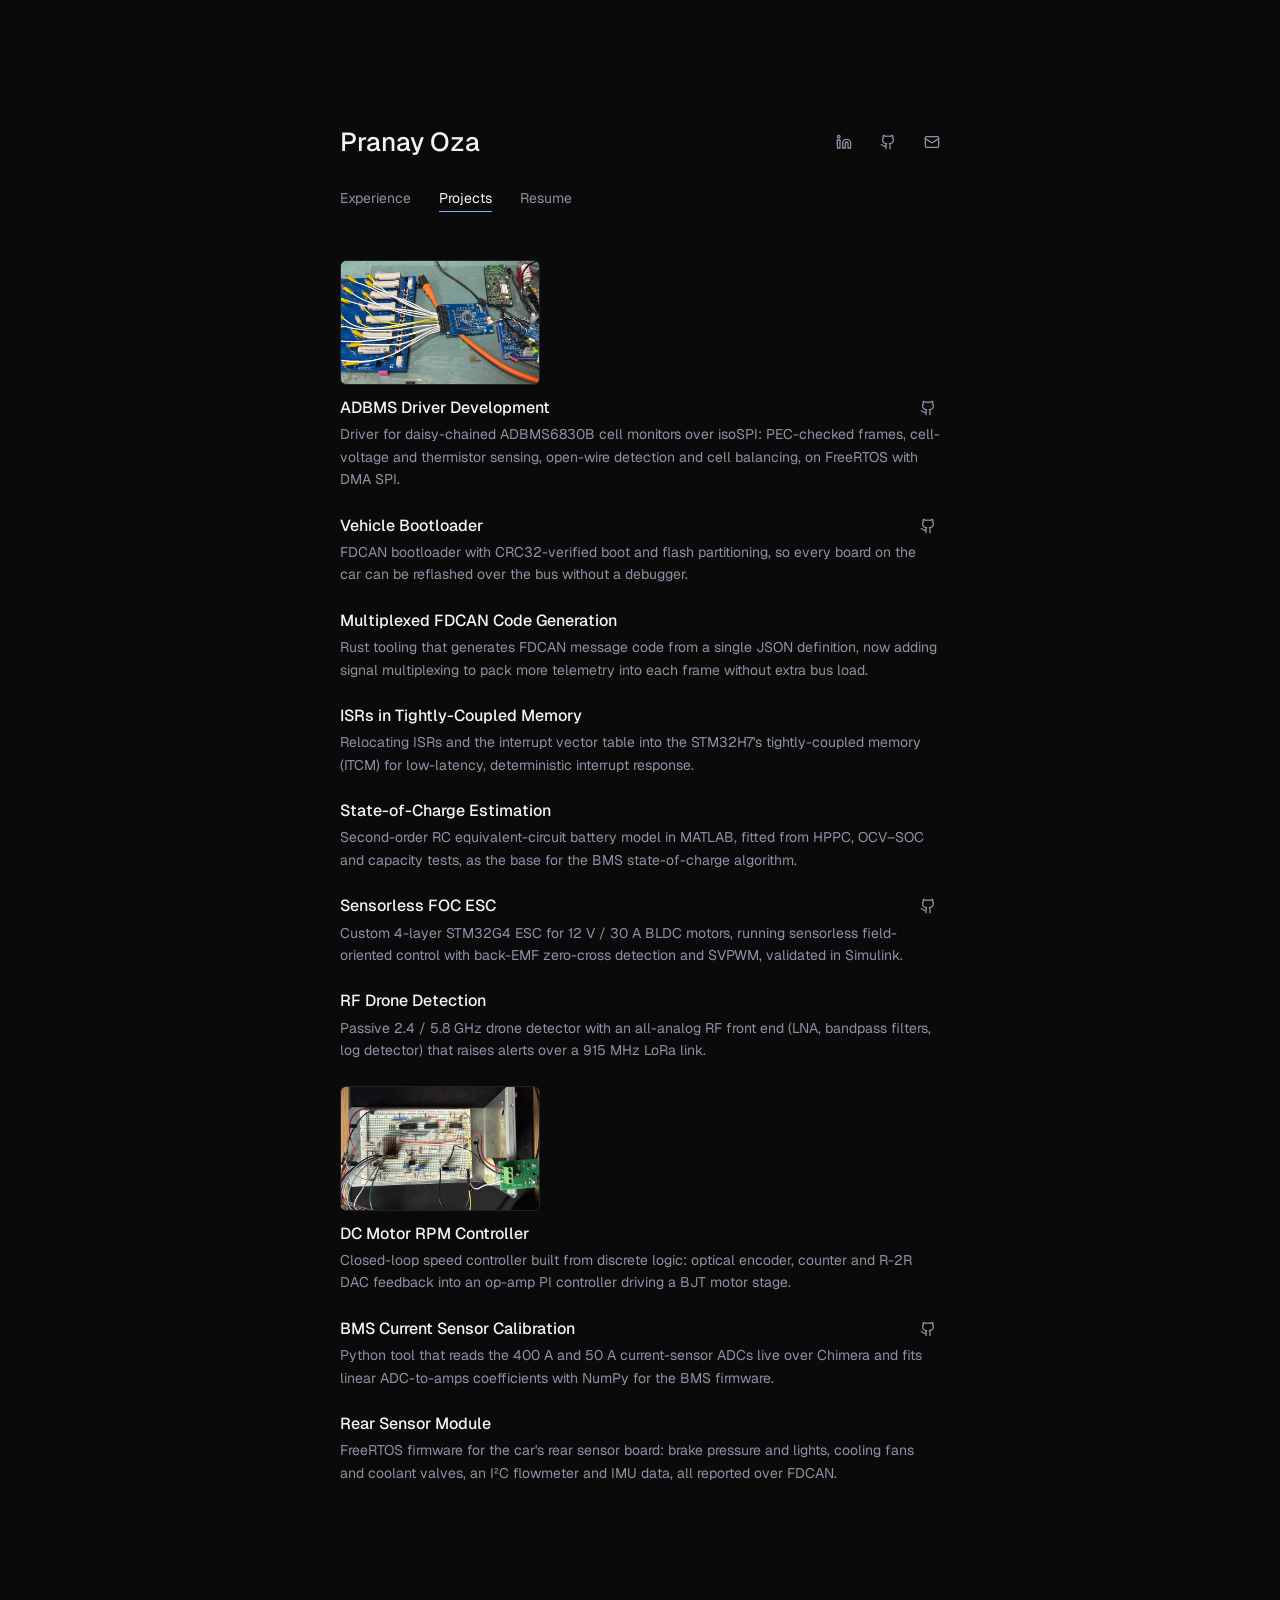
<file: projects/index.html>
<!doctype html>
<html lang="en">
<head>
  <meta charset="utf-8" />
  <meta name="viewport" content="width=device-width, initial-scale=1" />
  <title>Projects — Pranay Oza</title>
  <meta name="description" content="Projects — Pranay Oza: embedded firmware, motor control, and hardware projects." />
  <link rel="icon" type="image/svg+xml" href="../assets/favicon.svg" />
  <link rel="preconnect" href="https://fonts.googleapis.com" />
  <link rel="preconnect" href="https://fonts.gstatic.com" crossorigin />
  <link rel="stylesheet" href="https://fonts.googleapis.com/css2?family=Geist:wght@400;500&display=swap" />
  <link rel="stylesheet" href="../styles.css" />
</head>
<body data-page="projects" data-root="../">
  <div class="page">
    <header class="site-header" id="site-header"></header>
    <h1 class="sr-only">Projects</h1>
    <main id="content">
      <noscript><p>This site needs JavaScript. You can reach me at <a href="mailto:oza.pranay06@gmail.com">oza.pranay06@gmail.com</a>.</p></noscript>
    </main>
  </div>

  <script src="../content.js"></script>
  <script src="../site.js"></script>
</body>
</html>
</file>
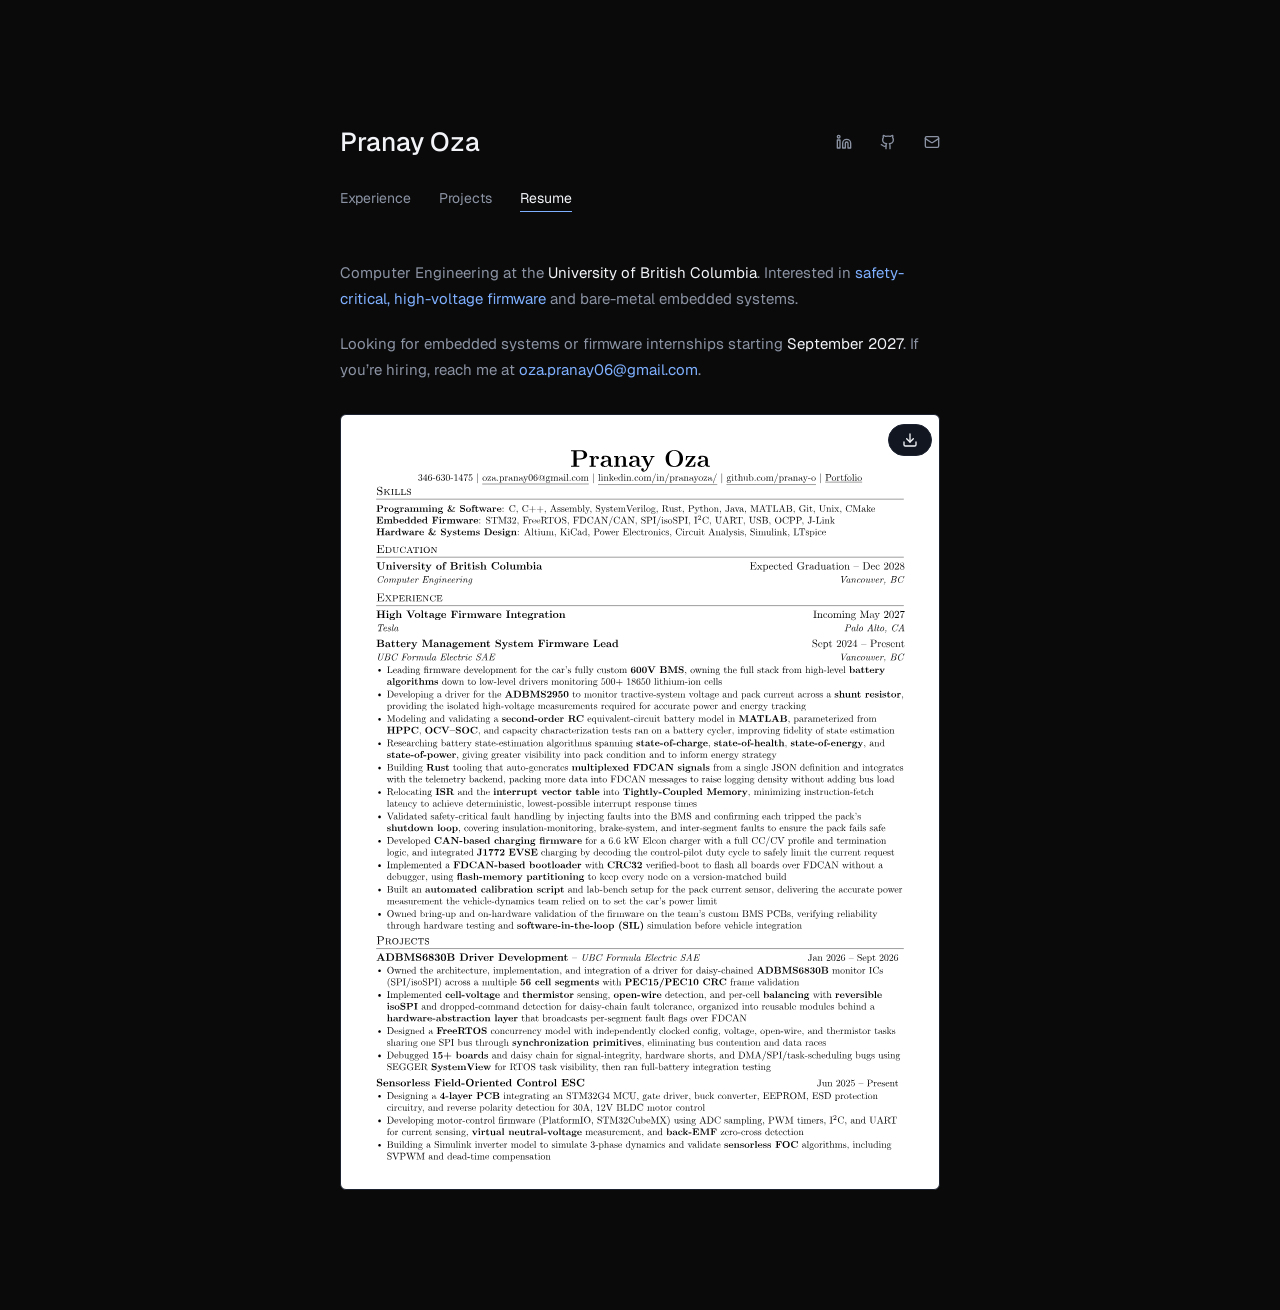
<file: resume/index.html>
<!doctype html>
<html lang="en">
<head>
  <meta charset="utf-8" />
  <meta name="viewport" content="width=device-width, initial-scale=1" />
  <title>Resume — Pranay Oza</title>
  <meta name="description" content="Resume — Pranay Oza: Computer Engineering at UBC, embedded systems and firmware. View or download the resume PDF." />
  <link rel="icon" type="image/svg+xml" href="../assets/favicon.svg" />
  <link rel="preconnect" href="https://fonts.googleapis.com" />
  <link rel="preconnect" href="https://fonts.gstatic.com" crossorigin />
  <link rel="stylesheet" href="https://fonts.googleapis.com/css2?family=Geist:wght@400;500&display=swap" />
  <link rel="stylesheet" href="../styles.css" />
</head>
<body data-page="resume" data-root="../">
  <div class="page">
    <header class="site-header" id="site-header"></header>
    <h1 class="sr-only">Resume</h1>
    <main class="intro" id="content">
      <noscript><p>This site needs JavaScript. <a href="../assets/Resume_Pranay.pdf">Open the resume (PDF)</a> or reach me at <a href="mailto:oza.pranay06@gmail.com">oza.pranay06@gmail.com</a>.</p></noscript>
    </main>
  </div>

  <script src="../content.js"></script>
  <script src="../site.js"></script>
</body>
</html>
</file>
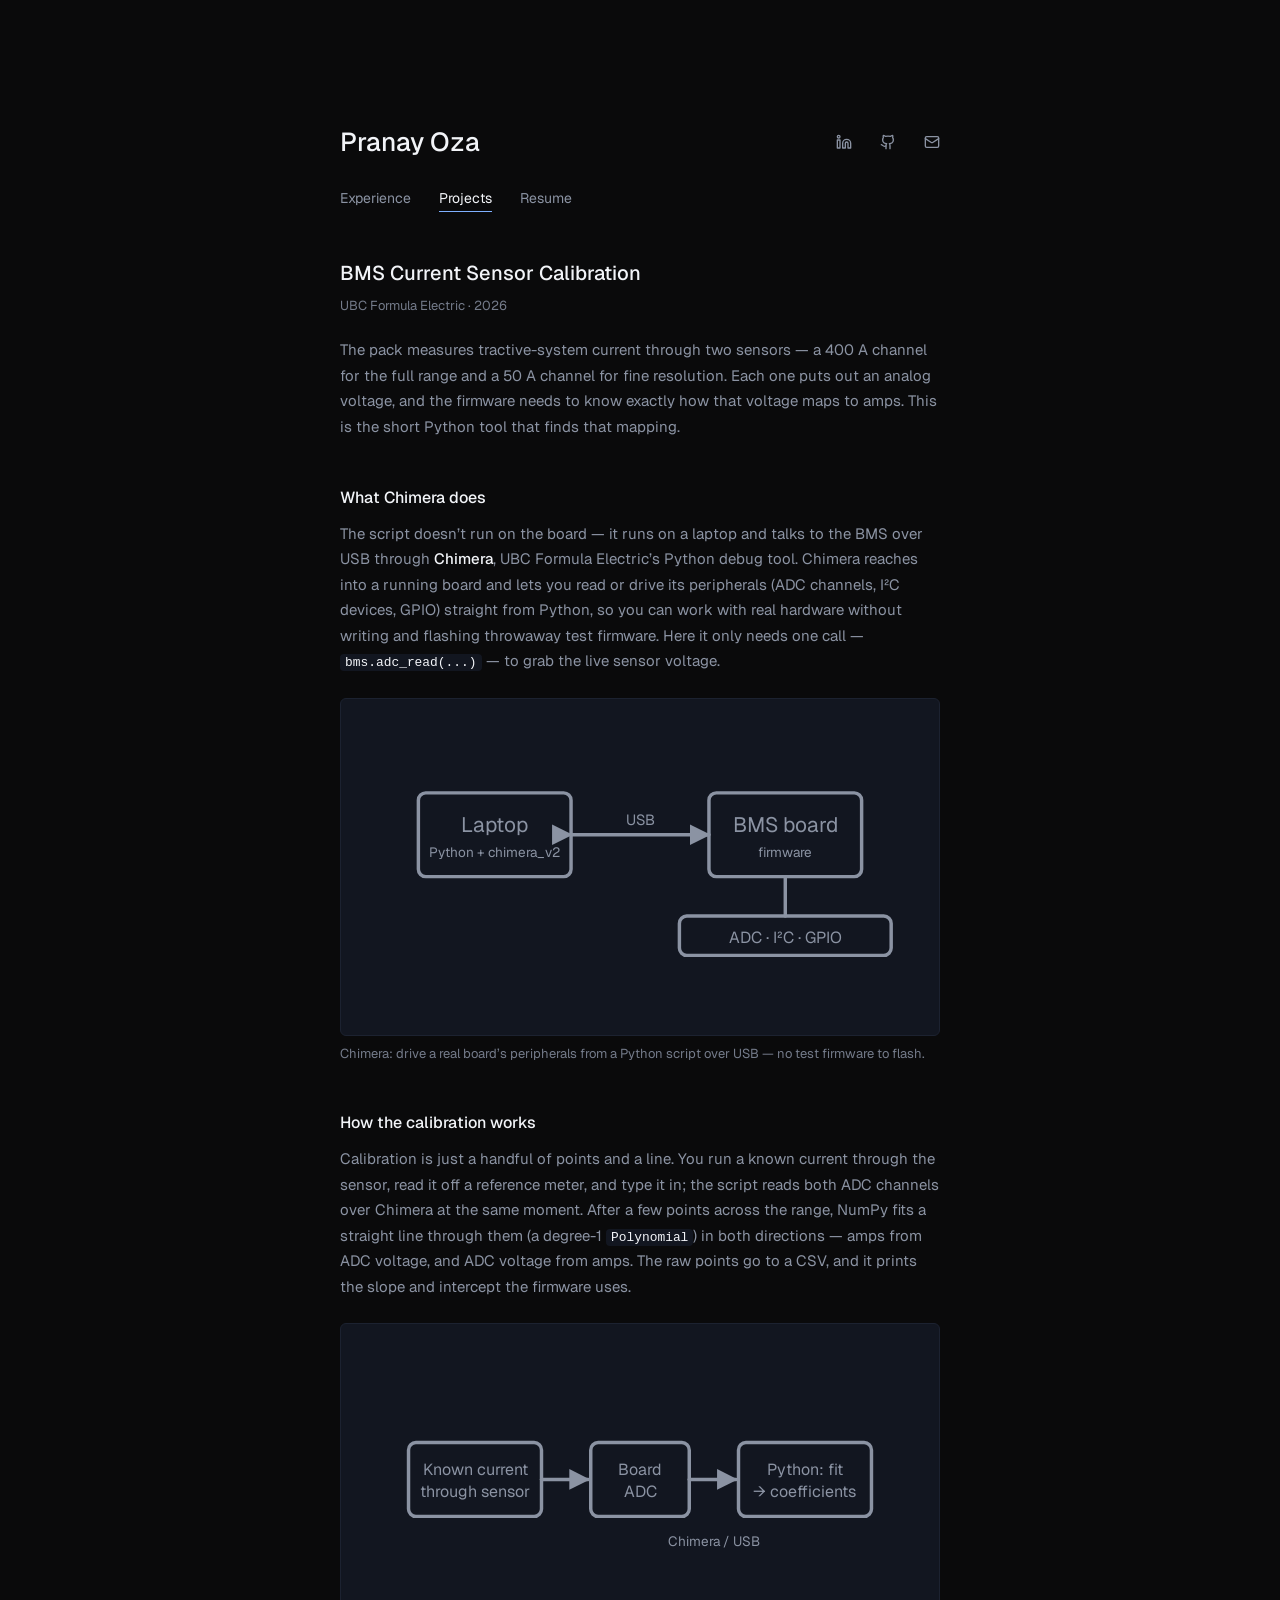
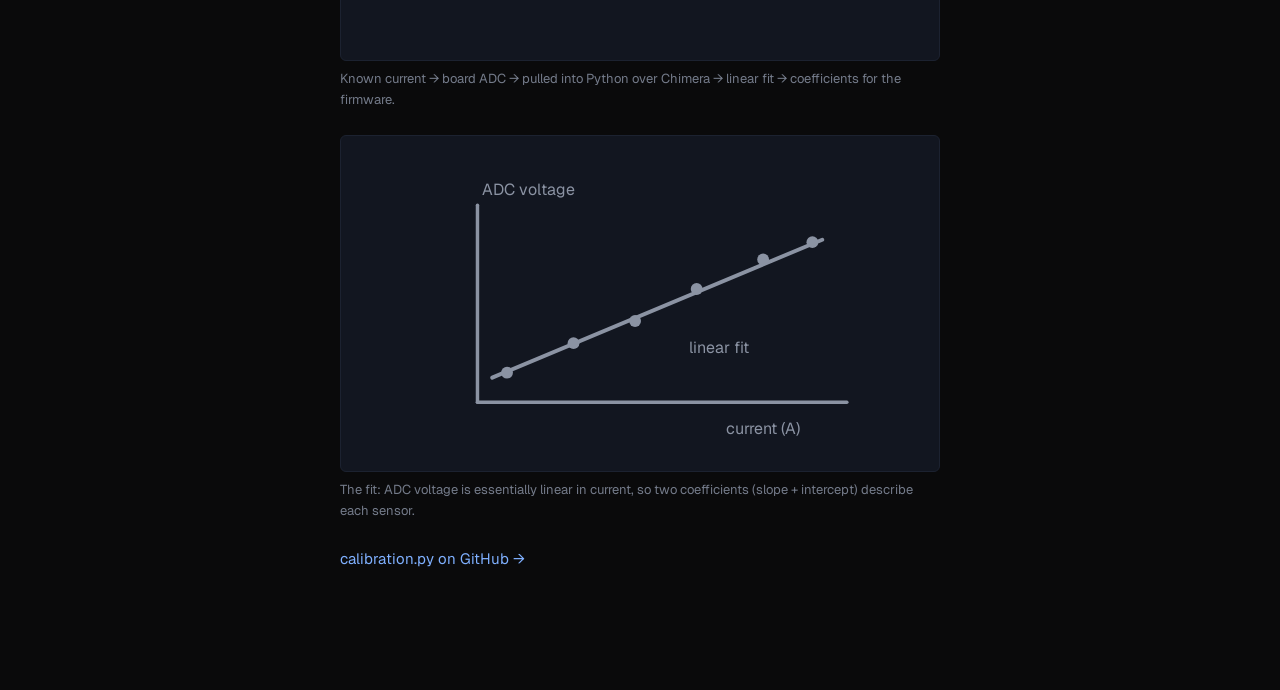
<file: calibration.html>
<!doctype html>
<html lang="en">
<head>
  <meta charset="utf-8" />
  <meta name="viewport" content="width=device-width, initial-scale=1" />
  <title>BMS Current Sensor Calibration — Pranay Oza</title>
  <meta name="description" content="Calibrating UBC Formula Electric's BMS tractive-system current sensors — reading the board's ADC live over Chimera and fitting a linear ADC-to-amps map in Python. Write-up by Pranay Oza." />
  <link rel="icon" type="image/svg+xml" href="assets/favicon.svg" />
  <link rel="preconnect" href="https://fonts.googleapis.com" />
  <link rel="preconnect" href="https://fonts.gstatic.com" crossorigin />
  <link rel="stylesheet" href="https://fonts.googleapis.com/css2?family=Geist:wght@400;500&display=swap" />
  <link rel="stylesheet" href="styles.css" />
</head>
<body data-page="writeup" data-root="">
  <div class="page">
    <header class="site-header" id="site-header"></header>

    <main class="doc">
      <section class="doc-section">
        <h1>BMS Current Sensor Calibration</h1>
        <p class="project-meta"><span>UBC Formula Electric &middot; 2026</span></p>
        <p class="doc-lede">The pack measures tractive-system current through two sensors &mdash; a 400&nbsp;A channel for the full range and a 50&nbsp;A channel for fine resolution. Each one puts out an analog voltage, and the firmware needs to know exactly how that voltage maps to amps. This is the short Python tool that finds that mapping.</p>
      </section>

      <section class="doc-section">
        <h2>What Chimera does</h2>
        <p>The script doesn&rsquo;t run on the board &mdash; it runs on a laptop and talks to the BMS over USB through <strong>Chimera</strong>, UBC&nbsp;Formula&nbsp;Electric&rsquo;s Python debug tool. Chimera reaches into a running board and lets you read or drive its peripherals (ADC channels, I&sup2;C devices, GPIO) straight from Python, so you can work with real hardware without writing and flashing throwaway test firmware. Here it only needs one call &mdash; <code>bms.adc_read(...)</code> &mdash; to grab the live sensor voltage.</p>

        <figure class="figure">
          <div class="figure-frame">
            <svg viewBox="0 0 200 120" class="art-svg" role="img" aria-label="Chimera architecture: a laptop running a Python script talks over USB to the BMS board's firmware, which exposes the board's ADC, I2C, and GPIO peripherals.">
              <defs>
                <marker id="c-ar" markerWidth="7" markerHeight="7" refX="5.5" refY="3" orient="auto"><path d="M0,0 L6,3 L0,6 Z" fill="currentColor"/></marker>
              </defs>
              <g fill="none" stroke="currentColor" stroke-width="1.4" stroke-linecap="round" stroke-linejoin="round">
                <rect x="10" y="30" width="62" height="34" rx="3"/>
                <rect x="128" y="30" width="62" height="34" rx="3"/>
                <line x1="72" y1="47" x2="128" y2="47" marker-start="url(#c-ar)" marker-end="url(#c-ar)"/>
                <line x1="159" y1="64" x2="159" y2="80"/>
                <rect x="116" y="80" width="86" height="16" rx="3"/>
              </g>
              <g fill="currentColor" font-family="Lato" text-anchor="middle">
                <text x="41" y="46" font-size="8.5">Laptop</text>
                <text x="41" y="56" font-size="5.5">Python + chimera_v2</text>
                <text x="159" y="46" font-size="8.5">BMS board</text>
                <text x="159" y="56" font-size="5.5">firmware</text>
                <text x="100" y="43" font-size="6">USB</text>
                <text x="159" y="91" font-size="6.5">ADC &middot; I&sup2;C &middot; GPIO</text>
              </g>
            </svg>
          </div>
          <figcaption class="figure-cap">Chimera: drive a real board&rsquo;s peripherals from a Python script over USB &mdash; no test firmware to flash.</figcaption>
        </figure>
      </section>

      <section class="doc-section">
        <h2>How the calibration works</h2>
        <p>Calibration is just a handful of points and a line. You run a known current through the sensor, read it off a reference meter, and type it in; the script reads both ADC channels over Chimera at the same moment. After a few points across the range, NumPy fits a straight line through them (a degree-1 <code>Polynomial</code>) in both directions &mdash; amps from ADC voltage, and ADC voltage from amps. The raw points go to a CSV, and it prints the slope and intercept the firmware uses.</p>

        <figure class="figure">
          <div class="figure-frame">
            <svg viewBox="0 0 200 120" class="art-svg" role="img" aria-label="Calibration data flow: a known current runs through the sensor, the board reads its ADC, the value is pulled into Python over Chimera/USB, and a linear fit produces coefficients for the firmware.">
              <defs>
                <marker id="f-ar" markerWidth="7" markerHeight="7" refX="5.5" refY="3" orient="auto"><path d="M0,0 L6,3 L0,6 Z" fill="currentColor"/></marker>
              </defs>
              <g fill="none" stroke="currentColor" stroke-width="1.4" stroke-linecap="round" stroke-linejoin="round">
                <rect x="6" y="40" width="54" height="30" rx="3"/>
                <rect x="80" y="40" width="40" height="30" rx="3"/>
                <rect x="140" y="40" width="54" height="30" rx="3"/>
                <line x1="60" y1="55" x2="79" y2="55" marker-end="url(#f-ar)"/>
                <line x1="120" y1="55" x2="139" y2="55" marker-end="url(#f-ar)"/>
              </g>
              <g fill="currentColor" font-family="Lato" text-anchor="middle">
                <text x="33" y="53" font-size="6.5">Known current</text>
                <text x="33" y="62" font-size="6.5">through sensor</text>
                <text x="100" y="53" font-size="6.5">Board</text>
                <text x="100" y="62" font-size="6.5">ADC</text>
                <text x="167" y="53" font-size="6.5">Python: fit</text>
                <text x="167" y="62" font-size="6.5">&rarr; coefficients</text>
                <text x="130" y="82" font-size="5.5">Chimera / USB</text>
              </g>
            </svg>
          </div>
          <figcaption class="figure-cap">Known current &rarr; board ADC &rarr; pulled into Python over Chimera &rarr; linear fit &rarr; coefficients for the firmware.</figcaption>
        </figure>

        <figure class="figure">
          <div class="figure-frame">
            <svg viewBox="0 0 200 120" class="art-svg" role="img" aria-label="Calibration scatter plot: ADC voltage on the vertical axis against current on the horizontal axis, with measured points falling on a straight best-fit line.">
              <g fill="none" stroke="currentColor" stroke-width="1.4" stroke-linecap="round" stroke-linejoin="round">
                <line x1="34" y1="20" x2="34" y2="100"/>
                <line x1="34" y1="100" x2="184" y2="100"/>
                <line x1="40" y1="90" x2="174" y2="34" stroke-width="1.6"/>
              </g>
              <g fill="currentColor" stroke="none">
                <circle cx="46" cy="88" r="2.4"/>
                <circle cx="73" cy="76" r="2.4"/>
                <circle cx="98" cy="67" r="2.4"/>
                <circle cx="123" cy="54" r="2.4"/>
                <circle cx="150" cy="42" r="2.4"/>
                <circle cx="170" cy="35" r="2.4"/>
              </g>
              <g fill="currentColor" font-family="Lato">
                <text x="36" y="16" font-size="6.5">ADC voltage</text>
                <text x="150" y="113" font-size="6.5" text-anchor="middle">current (A)</text>
                <text x="120" y="80" font-size="6.5">linear fit</text>
              </g>
            </svg>
          </div>
          <figcaption class="figure-cap">The fit: ADC voltage is essentially linear in current, so two coefficients (slope + intercept) describe each sensor.</figcaption>
        </figure>

        <p><a href="https://github.com/UBCFormulaElectric/Consolidated-Firmware/blob/master/scripts/current_sensor/calibration.py" target="_blank" rel="noopener">calibration.py on GitHub &rarr;</a></p>
      </section>
    </main>
  </div>

  <script src="content.js"></script>
  <script src="site.js"></script>
</body>
</html>
</file>
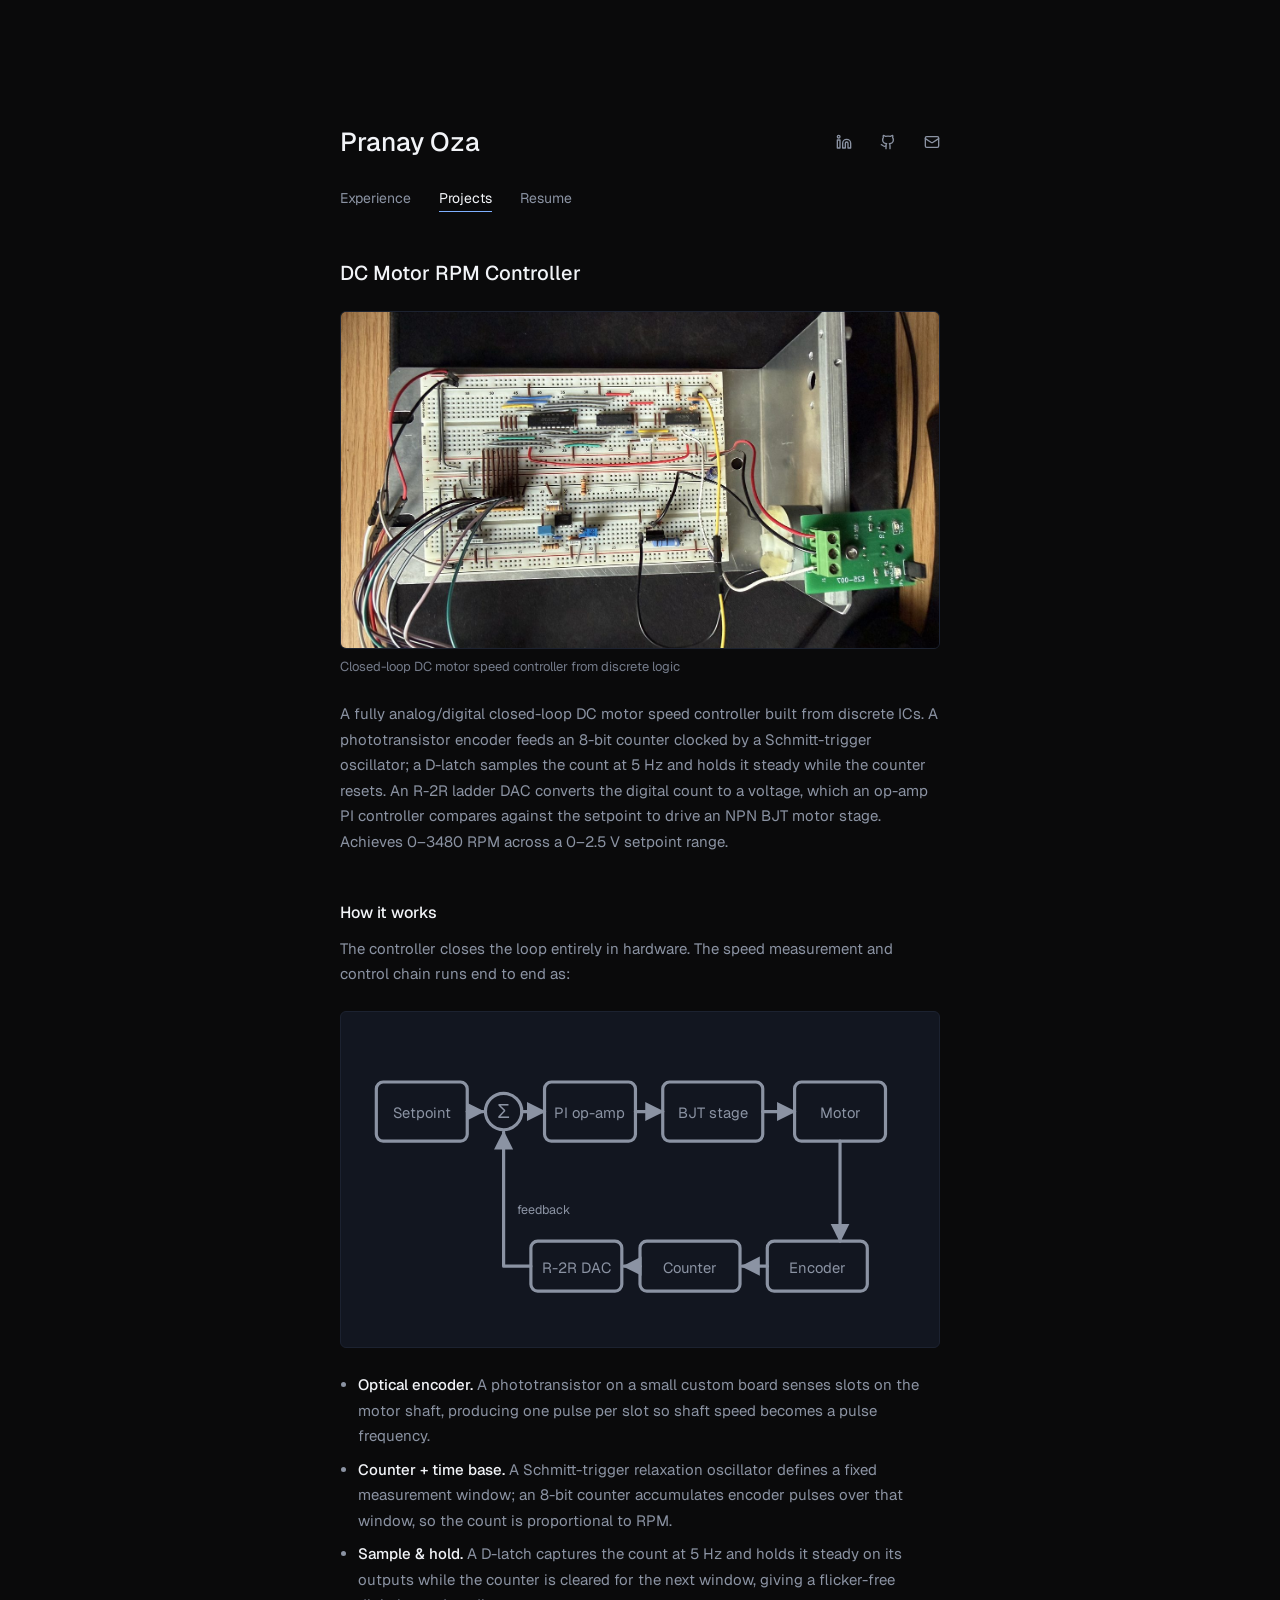
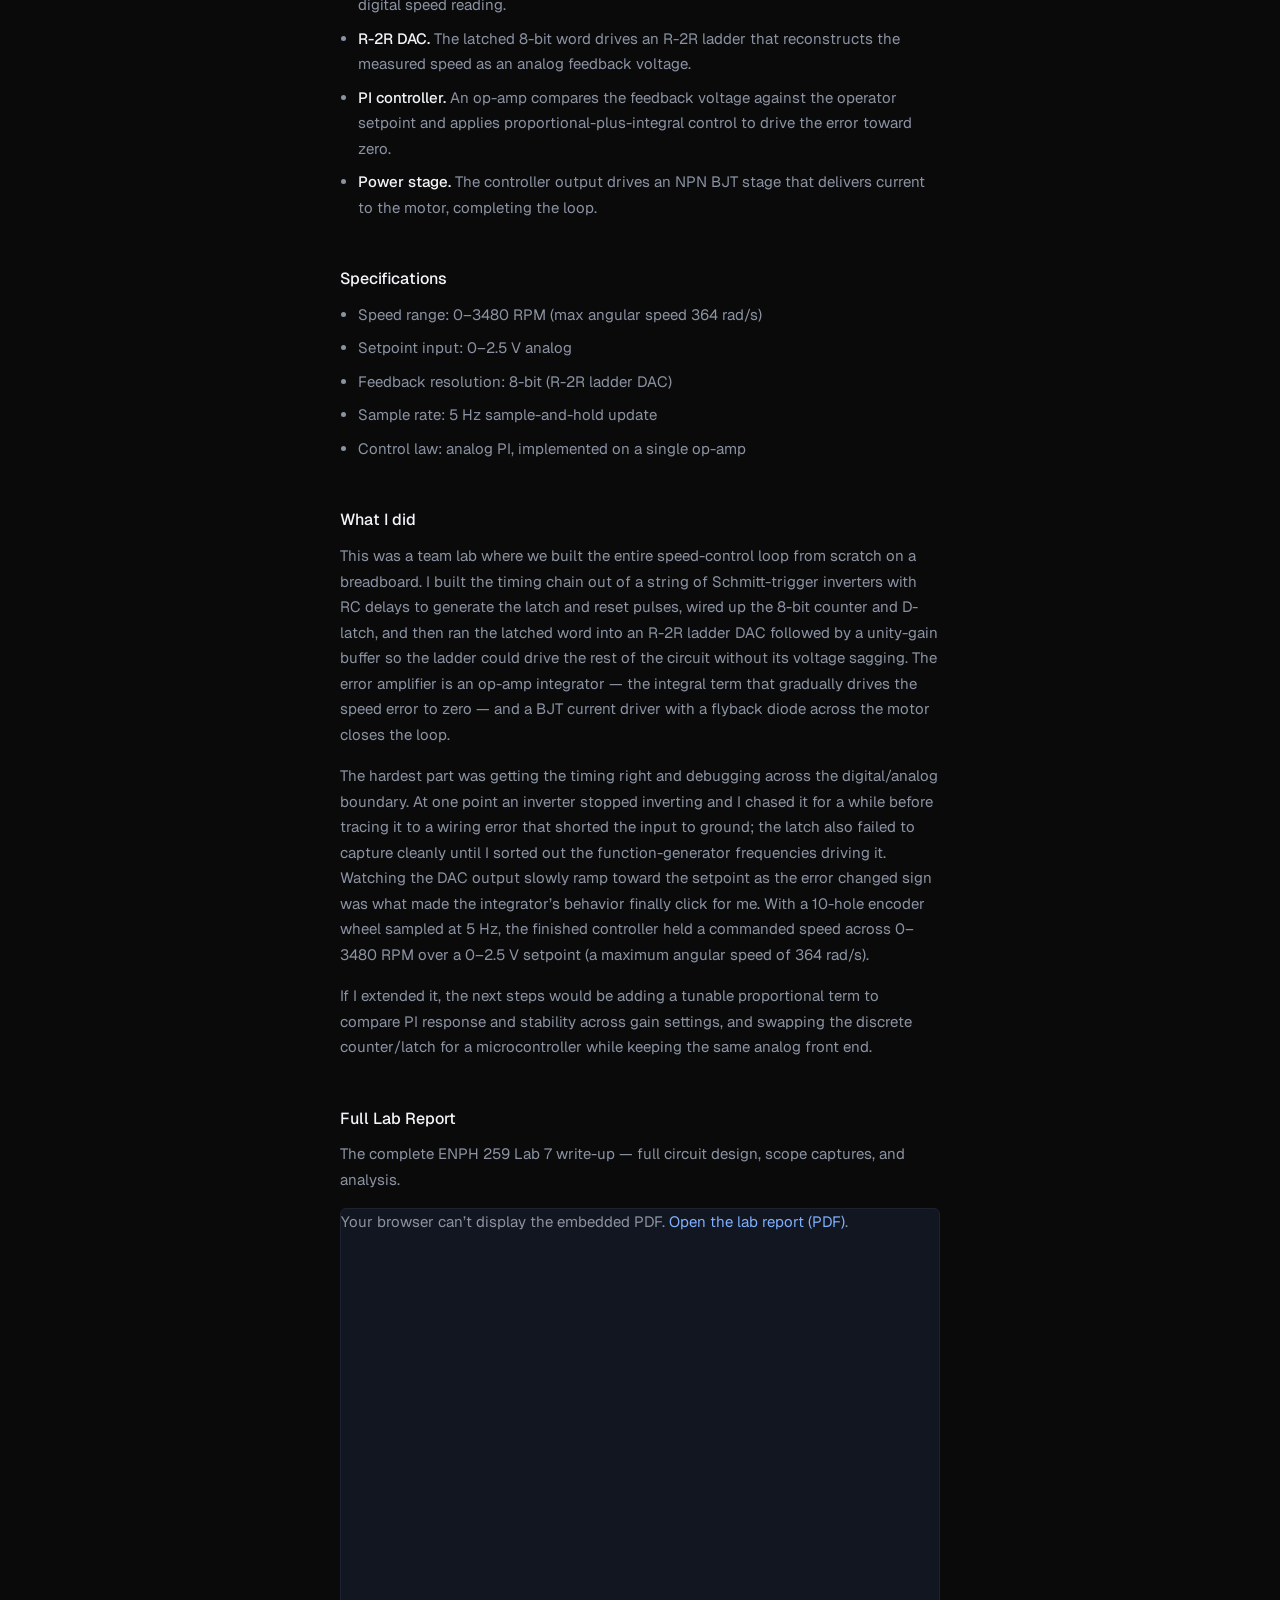
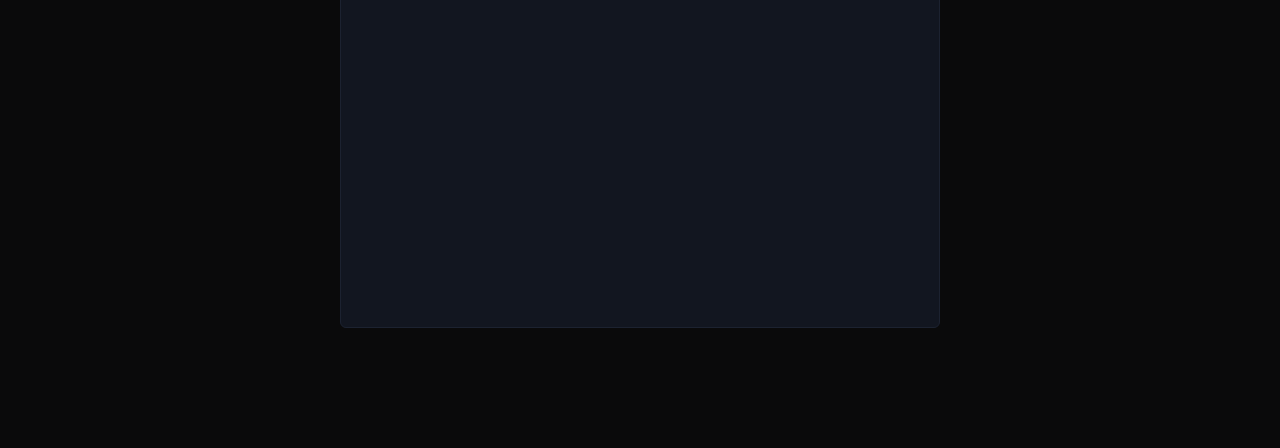
<file: dc-motor-controller.html>
<!doctype html>
<html lang="en">
<head>
  <meta charset="utf-8" />
  <meta name="viewport" content="width=device-width, initial-scale=1" />
  <title>DC Motor RPM Controller — Pranay Oza</title>
  <meta name="description" content="A closed-loop DC motor speed controller built from discrete logic and analog ICs for ENPH 259 at UBC — design write-up by Pranay Oza." />
  <link rel="icon" type="image/svg+xml" href="assets/favicon.svg" />
  <link rel="preconnect" href="https://fonts.googleapis.com" />
  <link rel="preconnect" href="https://fonts.gstatic.com" crossorigin />
  <link rel="stylesheet" href="https://fonts.googleapis.com/css2?family=Geist:wght@400;500&display=swap" />
  <link rel="stylesheet" href="styles.css" />
</head>
<body data-page="writeup" data-root="">
  <div class="page">
    <header class="site-header" id="site-header"></header>

    <main class="doc">
      <section class="doc-section">
        <h1>DC Motor RPM Controller</h1>

        <figure class="figure">
          <div class="figure-frame figure-frame--photo">
            <img class="figure-photo" src="assets/dc-motor-controller.jpg" alt="Breadboard DC motor speed controller built from discrete logic ICs, mounted on an aluminum bracket with the optical encoder board" />
          </div>
          <figcaption class="figure-cap">Closed-loop DC motor speed controller from discrete logic</figcaption>
        </figure>

        <p>A fully analog/digital closed-loop DC motor speed controller built from discrete ICs. A phototransistor encoder feeds an 8-bit counter clocked by a Schmitt-trigger oscillator; a D-latch samples the count at 5&nbsp;Hz and holds it steady while the counter resets. An R-2R ladder DAC converts the digital count to a voltage, which an op-amp PI controller compares against the setpoint to drive an NPN BJT motor stage. Achieves 0&ndash;3480&nbsp;RPM across a 0&ndash;2.5&nbsp;V setpoint range.</p>
      </section>

      <section class="doc-section">
        <h2>How it works</h2>
        <p>The controller closes the loop entirely in hardware. The speed measurement and control chain runs end to end as:</p>

        <figure class="figure">
          <div class="figure-frame">
            <svg viewBox="0 0 240 130" class="art-svg" role="img" aria-label="Closed-loop control diagram: the setpoint is compared at a summing node with the speed feedback, drives a PI op-amp and a BJT power stage to the motor; an optical encoder feeds a counter and an R-2R DAC that returns the measured speed to the summing node.">
              <defs>
                <marker id="dc-ar" markerWidth="7" markerHeight="7" refX="5.5" refY="3" orient="auto"><path d="M0,0 L6,3 L0,6 Z" fill="currentColor"/></marker>
              </defs>
              <g fill="none" stroke="currentColor" stroke-width="1.4" stroke-linecap="round" stroke-linejoin="round">
                <rect x="4" y="22" width="40" height="26" rx="3"/>
                <circle cx="60" cy="35" r="8"/>
                <rect x="78" y="22" width="40" height="26" rx="3"/>
                <rect x="130" y="22" width="44" height="26" rx="3"/>
                <rect x="188" y="22" width="40" height="26" rx="3"/>
                <rect x="176" y="92" width="44" height="22" rx="3"/>
                <rect x="120" y="92" width="44" height="22" rx="3"/>
                <rect x="72" y="92" width="40" height="22" rx="3"/>
                <line x1="44" y1="35" x2="51" y2="35" marker-end="url(#dc-ar)"/>
                <line x1="68" y1="35" x2="78" y2="35" marker-end="url(#dc-ar)"/>
                <line x1="118" y1="35" x2="130" y2="35" marker-end="url(#dc-ar)"/>
                <line x1="174" y1="35" x2="188" y2="35" marker-end="url(#dc-ar)"/>
                <line x1="208" y1="48" x2="208" y2="92" marker-end="url(#dc-ar)"/>
                <line x1="176" y1="103" x2="165" y2="103" marker-end="url(#dc-ar)"/>
                <line x1="120" y1="103" x2="113" y2="103" marker-end="url(#dc-ar)"/>
                <polyline points="72,103 60,103 60,44" marker-end="url(#dc-ar)"/>
              </g>
              <g fill="currentColor" font-family="Lato" text-anchor="middle">
                <text x="24" y="38" font-size="6.5">Setpoint</text>
                <text x="60" y="38" font-size="9">&Sigma;</text>
                <text x="98" y="38" font-size="6.5">PI op-amp</text>
                <text x="152" y="38" font-size="6.5">BJT stage</text>
                <text x="208" y="38" font-size="6.5">Motor</text>
                <text x="198" y="106" font-size="6.5">Encoder</text>
                <text x="142" y="106" font-size="6.5">Counter</text>
                <text x="92" y="106" font-size="6.5">R-2R DAC</text>
                <text x="66" y="80" font-size="5.5" text-anchor="start">feedback</text>
              </g>
            </svg>
          </div>
        </figure>

        <ul class="doc-list">
          <li><strong>Optical encoder.</strong> A phototransistor on a small custom board senses slots on the motor shaft, producing one pulse per slot so shaft speed becomes a pulse frequency.</li>
          <li><strong>Counter + time base.</strong> A Schmitt-trigger relaxation oscillator defines a fixed measurement window; an 8-bit counter accumulates encoder pulses over that window, so the count is proportional to RPM.</li>
          <li><strong>Sample &amp; hold.</strong> A D-latch captures the count at 5&nbsp;Hz and holds it steady on its outputs while the counter is cleared for the next window, giving a flicker-free digital speed reading.</li>
          <li><strong>R-2R DAC.</strong> The latched 8-bit word drives an R-2R ladder that reconstructs the measured speed as an analog feedback voltage.</li>
          <li><strong>PI controller.</strong> An op-amp compares the feedback voltage against the operator setpoint and applies proportional-plus-integral control to drive the error toward zero.</li>
          <li><strong>Power stage.</strong> The controller output drives an NPN BJT stage that delivers current to the motor, completing the loop.</li>
        </ul>
      </section>

      <section class="doc-section">
        <h2>Specifications</h2>
        <ul class="doc-list">
          <li>Speed range: 0&ndash;3480&nbsp;RPM (max angular speed 364&nbsp;rad/s)</li>
          <li>Setpoint input: 0&ndash;2.5&nbsp;V analog</li>
          <li>Feedback resolution: 8-bit (R-2R ladder DAC)</li>
          <li>Sample rate: 5&nbsp;Hz sample-and-hold update</li>
          <li>Control law: analog PI, implemented on a single op-amp</li>
        </ul>
      </section>

      <section class="doc-section">
        <h2>What I did</h2>
        <p>This was a team lab where we built the entire speed-control loop from scratch on a breadboard. I built the timing chain out of a string of Schmitt-trigger inverters with RC delays to generate the latch and reset pulses, wired up the 8-bit counter and D-latch, and then ran the latched word into an R-2R ladder DAC followed by a unity-gain buffer so the ladder could drive the rest of the circuit without its voltage sagging. The error amplifier is an op-amp integrator &mdash; the integral term that gradually drives the speed error to zero &mdash; and a BJT current driver with a flyback diode across the motor closes the loop.</p>
        <p>The hardest part was getting the timing right and debugging across the digital/analog boundary. At one point an inverter stopped inverting and I chased it for a while before tracing it to a wiring error that shorted the input to ground; the latch also failed to capture cleanly until I sorted out the function-generator frequencies driving it. Watching the DAC output slowly ramp toward the setpoint as the error changed sign was what made the integrator&rsquo;s behavior finally click for me. With a 10-hole encoder wheel sampled at 5&nbsp;Hz, the finished controller held a commanded speed across 0&ndash;3480&nbsp;RPM over a 0&ndash;2.5&nbsp;V setpoint (a maximum angular speed of 364&nbsp;rad/s).</p>
        <p>If I extended it, the next steps would be adding a tunable proportional term to compare PI response and stability across gain settings, and swapping the discrete counter/latch for a microcontroller while keeping the same analog front end.</p>
      </section>

      <section class="doc-section">
        <h2>Full Lab Report</h2>
        <p>The complete ENPH&nbsp;259 Lab&nbsp;7 write-up &mdash; full circuit design, scope captures, and analysis.</p>
        <object class="pdf-embed" data="assets/dc-motor-controller-lab-report.pdf" type="application/pdf">
          <p>Your browser can&rsquo;t display the embedded PDF. <a href="assets/dc-motor-controller-lab-report.pdf" target="_blank" rel="noopener">Open the lab report (PDF)</a>.</p>
        </object>
      </section>
    </main>
  </div>

  <script src="content.js"></script>
  <script src="site.js"></script>
</body>
</html>
</file>
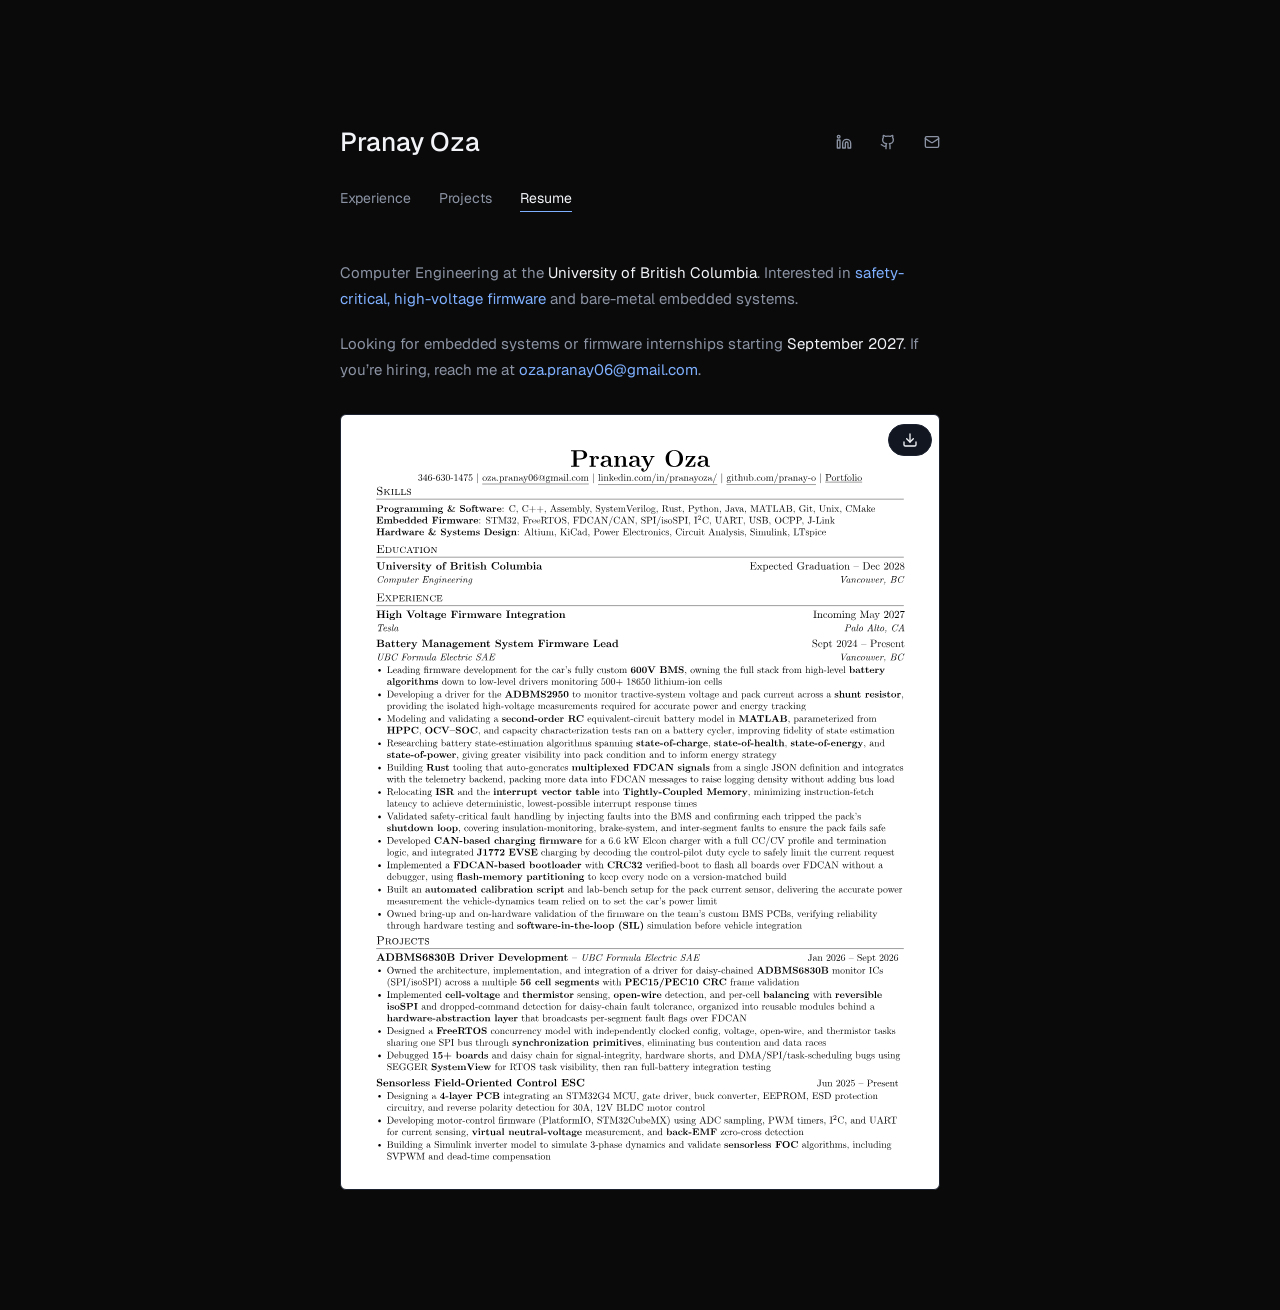
<file: resume.html>
<!doctype html>
<html lang="en">
<head>
  <meta charset="utf-8" />
  <title>Resume — Pranay Oza</title>
  <!-- Old links to resume.html land on the Resume tab. -->
  <meta http-equiv="refresh" content="0; url=resume/" />
  <link rel="canonical" href="resume/" />
</head>
<body>
  <p><a href="resume/">Go to the resume</a></p>
</body>
</html>
</file>
<file: styles.css>
:root {
  --bg: #0a0a0b;
  --text: #f2f4f8;
  --muted: #8b93a3;
  --dim: #747b8a;          /* spec's #5d6472 is 3.3:1 on --bg; this is 4.66:1 */
  --accent: #7fb0ff;
  --accent-hover: #a9caff;
  --image-bg: #121620;
  --image-border: #1c2230;
  --divider: #161b25;
  --code-bg: #0d1117;

  --font: "Geist", "Helvetica Neue", sans-serif;
  --mono: ui-monospace, SFMono-Regular, Menlo, Consolas, monospace;
  --dur: 200ms;

  color-scheme: dark;
}

*, *::before, *::after { box-sizing: border-box; }

html { -webkit-text-size-adjust: 100%; }

body {
  margin: 0;
  background: var(--bg);
  color: var(--muted);
  font-family: var(--font);
  font-size: 15px;
  font-weight: 400;
  line-height: 1.7;
  -webkit-font-smoothing: antialiased;
  overflow-wrap: break-word;
}

img, svg, video { display: block; max-width: 100%; }

a { color: var(--accent); text-decoration: none; }
a:hover { color: var(--accent-hover); }

a:focus-visible,
button:focus-visible {
  outline: 2px solid var(--accent);
  outline-offset: 2px;
  border-radius: 2px;
}

h1, h2, h3, h4 { margin: 0; color: var(--text); font-weight: 500; line-height: 1.35; }
p { margin: 0 0 16px; }
p:last-child { margin-bottom: 0; }
strong, b { color: var(--text); font-weight: 500; }

.sr-only {
  position: absolute;
  width: 1px;
  height: 1px;
  padding: 0;
  margin: -1px;
  overflow: hidden;
  clip: rect(0 0 0 0);
  white-space: nowrap;
  border: 0;
}

/* ---------- page column ---------- */
.page {
  max-width: calc(600px + 48px);
  margin: 0 auto;
  padding: 120px 24px 120px;
}

/* ---------- header ---------- */
.site-header { margin-bottom: 40px; }

.site-name { margin: 0; font-size: 26px; font-weight: 500; line-height: 1.25; color: var(--text); }
.site-name a { color: inherit; }
.site-name a:hover { color: #fff; }

/* name on the left, icons on the right */
.header-top {
  display: flex;
  flex-wrap: wrap;
  align-items: center;
  justify-content: space-between;
  gap: 4px 16px;
}

/* Icon links (header socials, resume download): a pill whose label slides out
   to the icon's left on hover/focus. The header group is right-aligned, so the
   hovered icon stays under the cursor and only the icons to its left move over. */
.socials { display: flex; align-items: center; margin-right: -14px; }
.icon-link { display: inline-flex; align-items: center; min-height: 44px; color: var(--muted); }
.icon-link:focus-visible { outline: none; }
.icon-pill {
  display: inline-grid;
  grid-template-columns: 0fr 16px;
  align-items: center;
  column-gap: 0;
  height: 32px;
  padding: 0 13px;
  border: 1px solid transparent;
  border-radius: 999px;
  transition:
    grid-template-columns var(--dur) ease,
    column-gap var(--dur) ease,
    background-color var(--dur) ease,
    border-color var(--dur) ease,
    color var(--dur) ease;
}
.icon-label { min-width: 0; overflow: hidden; white-space: nowrap; font-size: 13px; line-height: 1; }
.icon-link svg { width: 16px; height: 16px; }

.icon-link:focus-visible .icon-pill {
  grid-template-columns: 1fr 16px;
  column-gap: 7px;
  color: var(--text);
  background: var(--image-bg);
  border-color: var(--image-border);
  outline: 2px solid var(--accent);
  outline-offset: 2px;
}
.icon-link:hover { color: var(--text); }
/* Below ~480px an open label no longer fits beside the name and would wrap
   the row out from under the cursor, so the hover label is desktop-width only. */
@media (hover: hover) and (min-width: 481px) {
  .icon-link:hover .icon-pill {
    grid-template-columns: 1fr 16px;
    column-gap: 7px;
    color: var(--text);
    background: var(--image-bg);
    border-color: var(--image-border);
  }
}

.tabs { display: flex; gap: 28px; margin-top: 12px; }
.tab { position: relative; padding: 10px 0; font-size: 14px; line-height: 24px; color: var(--muted); }
.tab:hover { color: var(--text); }
.tab[aria-current] { color: var(--text); }
.tab-indicator {
  position: absolute;
  left: 0;
  right: 0;
  bottom: 8px;
  height: 1px;
  background: var(--accent);
  view-transition-name: tab-indicator;
}

/* ---------- resume (intro + the resume page) ---------- */
.intro p { margin-bottom: 20px; }
.resume-doc { position: relative; margin: 32px 0 0; }
.resume-page {
  display: block;
  overflow: hidden;
  background: #fff;
  border: 1px solid var(--image-border);
  border-radius: 6px;
  cursor: zoom-in;
}
.resume-page img { width: 100%; height: auto; }
/* download icon floats over the page's top-right corner; its label opens leftward */
.resume-download { position: absolute; top: 4px; right: 8px; }
.resume-download .icon-pill { color: var(--text); background: var(--image-bg); border-color: var(--image-border); }
.em { color: var(--text); }
.em-accent { color: var(--accent); }

/* ---------- experience ---------- */
.jobs { list-style: none; margin: 0; padding: 0; }
.job { padding: 20px 0; border-bottom: 1px solid var(--divider); }
.job:first-child { padding-top: 0; }
.job-role { font-size: 15px; font-weight: 500; line-height: 1.45; }
.job-company { margin: 0; font-size: 14px; line-height: 1.5; color: var(--accent); }
.job-dates { margin: 8px 0; font-size: 13px; color: var(--dim); }
.job-points { margin: 0; padding-left: 18px; list-style: disc; font-size: 14px; color: var(--muted); }
.job-points li + li { margin-top: 6px; }

/* ---------- projects ---------- */
.projects { list-style: none; margin: 0; padding: 0; display: flex; flex-direction: column; gap: 24px; }
.project { position: relative; }
.project-head { display: flex; align-items: flex-start; justify-content: space-between; gap: 12px; }
/* small photo above the title, only for projects that have one */
.project-img {
  display: block;
  width: 200px;
  aspect-ratio: 16 / 10;
  margin-bottom: 12px;
  object-fit: cover;
  background: var(--image-bg);
  border: 1px solid var(--image-border);
  border-radius: 6px;
}
.project-title { font-size: 16px; font-weight: 500; line-height: 1.4; }
.project-summary { margin: 4px 0 0; font-size: 14px; line-height: 1.6; color: var(--muted); }

/* Rows with a write-up are one big link (the title's ::after covers the row)
   and highlight on hover. Negative margin + equal padding gives the highlight
   room to breathe without moving the content. */
.project--link {
  margin: -12px;
  padding: 12px;
  border-radius: 10px;
  transition: background-color var(--dur) ease;
}
.project--link:hover { background: var(--image-bg); }
.project-link,
.project-link:hover { color: inherit; }
.project--link:hover .project-title { color: #fff; }
.project-link::after { content: ""; position: absolute; inset: 0; border-radius: 10px; }
.project-link:focus-visible { outline: none; }
.project-link:focus-visible::after { outline: 2px solid var(--accent); outline-offset: 2px; }

/* GitHub icon: sits above the row link; negative margins keep its 44px
   tap target from pushing the title row taller */
.project-github { position: relative; z-index: 1; flex-shrink: 0; margin: -11px -10px -11px 0; }

/* ====================================================================
   write-up pages
   ==================================================================== */
.doc h1 { font-size: 20px; margin-bottom: 16px; }
.doc h2 { font-size: 16px; margin: 48px 0 12px; }

.project-meta { margin: -8px 0 20px; font-size: 13px; color: var(--dim); }
.project-meta .dot { margin: 0 6px; }
.project-note { font-size: 14px; color: var(--muted); }

.doc-list { margin: 12px 0 0; padding-left: 18px; }
.doc-list li + li { margin-top: 8px; }

.doc code {
  font-family: var(--mono);
  font-size: 0.86em;
  padding: 1px 5px;
  border-radius: 4px;
  background: var(--image-bg);
  color: var(--text);
}

/* figures */
.figure { margin: 24px 0; }
.figure-frame {
  width: 100%;
  aspect-ratio: 16 / 9;
  display: flex;
  align-items: center;
  justify-content: center;
  padding: 20px;
  background: var(--image-bg);
  border: 1px solid var(--image-border);
  border-radius: 6px;
  overflow: hidden;
}
.figure-frame--photo { padding: 0; }
.figure-photo { width: 100%; height: 100%; object-fit: cover; }
.figure-cap { margin-top: 8px; font-size: 13px; line-height: 1.6; color: var(--dim); }

.media-wide { aspect-ratio: auto; }
.media-wide .figure-photo { height: auto; object-fit: contain; }
.figure-video { width: 100%; height: auto; background: #000; }

.figure--wide .figure-frame { aspect-ratio: auto; }
.figure--wide .art-svg { height: auto; }

.art-svg { width: 100%; height: 100%; color: var(--muted); }
.art-svg text { font-family: var(--font); }

.pdf-embed {
  display: block;
  width: 100%;
  height: 80vh;
  min-height: 480px;
  margin-top: 16px;
  background: var(--image-bg);
  border: 1px solid var(--image-border);
  border-radius: 6px;
}

/* 3D board viewer */
model-viewer { display: block; }
.model-viewer {
  width: 100%;
  height: clamp(300px, 64vw, 400px);
  background: var(--image-bg);
  border: 1px solid var(--image-border);
  border-radius: 6px;
  --poster-color: var(--image-bg);
}
.model-fallback {
  display: flex;
  align-items: center;
  justify-content: center;
  width: 100%;
  height: 100%;
  padding: 24px;
  font-size: 13px;
  color: var(--dim);
}

/* spec panels / equations (FOC page) */
.spec-grid {
  display: grid;
  grid-template-columns: repeat(auto-fit, minmax(150px, 1fr));
  gap: 1px;
  margin: 24px 0;
  background: var(--image-border);
  border: 1px solid var(--image-border);
  border-radius: 6px;
  overflow: hidden;
}
.spec-grid div { padding: 12px 16px; background: var(--image-bg); }
.spec-grid dt { font-size: 12px; color: var(--dim); }
.spec-grid dd { margin: 2px 0 0; font-size: 15px; font-weight: 500; color: var(--text); }

.eqn {
  margin: 16px 0;
  padding: 12px 16px;
  background: var(--image-bg);
  border-left: 2px solid var(--accent);
  border-radius: 0 4px 4px 0;
  font-family: var(--mono);
  font-size: 13px;
  color: var(--text);
  overflow-x: auto;
}
.eqn strong { font-weight: 500; }
.eqn .eqn-note { font-family: var(--font); color: var(--muted); }

/* ---------- source viewer (file list stacked above the code) ---------- */
.code-viewer {
  display: flex;
  flex-direction: column;
  margin-top: 20px;
  background: var(--code-bg);
  border: 1px solid var(--image-border);
  border-radius: 6px;
  overflow: hidden;
}
.cv-tree {
  max-height: 200px;
  overflow-y: auto;
  padding: 4px 0;
  background: var(--image-bg);
  border-bottom: 1px solid var(--image-border);
}
.code-viewer.tree-hidden .cv-tree { display: none; }

.cv-group-label {
  display: block;
  position: sticky;
  top: 0;
  z-index: 1;
  padding: 10px 14px 4px;
  background: var(--image-bg);
  font-size: 12px;
  color: var(--dim);
}
.cv-file {
  display: block;
  width: 100%;
  padding: 5px 14px 5px 16px;
  text-align: left;
  background: transparent;
  border: 0;
  border-left: 2px solid transparent;
  font: inherit;
  cursor: pointer;
}
.cv-file:hover { background: var(--divider); }
.cv-file.active { background: rgba(127, 176, 255, 0.08); border-left-color: var(--accent); }
.cv-fname { display: block; font-family: var(--mono); font-size: 13px; color: var(--muted); }
.cv-file.active .cv-fname { color: var(--text); }

.cv-main { display: flex; flex-direction: column; min-width: 0; background: var(--code-bg); }
.cv-bar {
  display: flex;
  align-items: center;
  gap: 10px;
  padding: 6px 10px;
  border-bottom: 1px solid var(--image-border);
}
.cv-path {
  flex: 1;
  min-width: 0;
  overflow: hidden;
  text-overflow: ellipsis;
  white-space: nowrap;
  font-family: var(--mono);
  font-size: 12px;
  color: var(--muted);
}
.cv-path-dir { color: var(--dim); }
.cv-path-name { color: var(--text); }
.cv-bar-actions { display: flex; align-items: center; gap: 6px; flex-shrink: 0; }
.cv-gh { padding: 0 6px; font-size: 12px; white-space: nowrap; }

.cv-iconbtn {
  display: inline-flex;
  align-items: center;
  gap: 6px;
  flex-shrink: 0;
  padding: 4px 9px;
  font: inherit;
  font-size: 12px;
  color: var(--muted);
  background: var(--image-bg);
  border: 1px solid var(--image-border);
  border-radius: 4px;
  cursor: pointer;
}
.cv-iconbtn:hover { color: var(--text); }
.cv-toggle[aria-pressed="true"] { color: var(--text); border-color: var(--accent); }
.cv-copy.copied { color: var(--text); border-color: var(--accent); }
.cv-expand .cv-ic-collapse { display: none; }
.code-viewer.cv-fullscreen .cv-ic-expand { display: none; }
.code-viewer.cv-fullscreen .cv-ic-collapse { display: block; }

.cv-body { height: 60vh; min-height: 320px; overflow: auto; padding: 12px 0; }
.cv-pre { margin: 0; }
.cv-pre code.hljs {
  padding: 0;
  background: var(--code-bg);
  font-family: var(--mono);
  font-size: 13px;
  line-height: 1.55;
}
.cv-status { padding: 20px 16px; font-size: 14px; color: var(--muted); }
.cv-status code { color: var(--text); }
.cv-status--error { color: #f0a0a0; }
.cv-spinner {
  display: inline-block;
  width: 12px;
  height: 12px;
  margin-right: 8px;
  vertical-align: -1px;
  border: 2px solid var(--image-border);
  border-top-color: var(--accent);
  border-radius: 50%;
  animation: cv-spin 0.7s linear infinite;
}
@keyframes cv-spin { to { transform: rotate(360deg); } }

/* full-screen: file list beside the code */
.code-viewer.cv-fullscreen {
  position: fixed;
  inset: 0;
  z-index: 1000;
  flex-direction: row;
  margin: 0;
  border: 0;
  border-radius: 0;
}
.code-viewer.cv-fullscreen .cv-tree {
  flex: 0 0 260px;
  max-height: none;
  border-bottom: 0;
  border-right: 1px solid var(--image-border);
}
.code-viewer.cv-fullscreen .cv-main { flex: 1; }
.code-viewer.cv-fullscreen .cv-body { height: auto; flex: 1; min-height: 0; }
body.cv-noscroll { overflow: hidden; }

/* highlight.js line numbers */
.hljs-ln td { padding: 0; }
.hljs-ln-numbers {
  padding: 0 14px 0 12px !important;
  text-align: right;
  color: #484f58;
  white-space: nowrap;
  user-select: none;
  -webkit-user-select: none;
}
.hljs-ln-code { padding-left: 14px !important; }

/* ---------- mobile ---------- */
@media (max-width: 640px) {
  .page { padding-top: 64px; padding-bottom: 80px; }

  /* the page's margins are too narrow for the corner icon: put it in a row above */
  .resume-doc { display: flex; flex-direction: column; }
  .resume-download { position: static; order: -1; align-self: flex-end; margin: -8px 0 4px; }

  .code-viewer.cv-fullscreen { flex-direction: column; }
  .code-viewer.cv-fullscreen .cv-tree {
    flex: none;
    max-height: 200px;
    border-right: 0;
    border-bottom: 1px solid var(--image-border);
  }
  .cv-toggle span, .cv-copy-label { display: none; }
}

/* ---------- tab-switch animation ----------
   Each page is a real navigation; cross-document view transitions animate
   between them. The header stays put, the blue underline slides to the new
   tab, and the content fades across in the direction you moved (site.js tags
   the transition forward/backward). Opted in only when motion is welcome.  */
@media (prefers-reduced-motion: no-preference) {
  @view-transition { navigation: auto; }
}

main { view-transition-name: page-content; }

::view-transition-group(tab-indicator) {
  animation-duration: 320ms;
  animation-timing-function: cubic-bezier(0.2, 0.8, 0.2, 1);
}
::view-transition-group(page-content) { animation-duration: 300ms; }
::view-transition-old(page-content) { animation: page-out 160ms ease-in both; }
::view-transition-new(page-content) { animation: page-in 300ms cubic-bezier(0.2, 0.8, 0.2, 1) 60ms both; }
html:active-view-transition-type(backward)::view-transition-old(page-content) { animation-name: page-out-back; }
html:active-view-transition-type(backward)::view-transition-new(page-content) { animation-name: page-in-back; }

@keyframes page-out      { to   { opacity: 0; transform: translateX(-14px); } }
@keyframes page-in       { from { opacity: 0; transform: translateX(14px); } }
@keyframes page-out-back { to   { opacity: 0; transform: translateX(14px); } }
@keyframes page-in-back  { from { opacity: 0; transform: translateX(-14px); } }

/* browsers without view transitions: just fade the new tab's content in */
.page-enter { animation: page-in 300ms cubic-bezier(0.2, 0.8, 0.2, 1) both; }

@media (prefers-reduced-motion: reduce) {
  *, *::before, *::after {
    animation: none !important;
    transition: none !important;
  }
}
</file>
